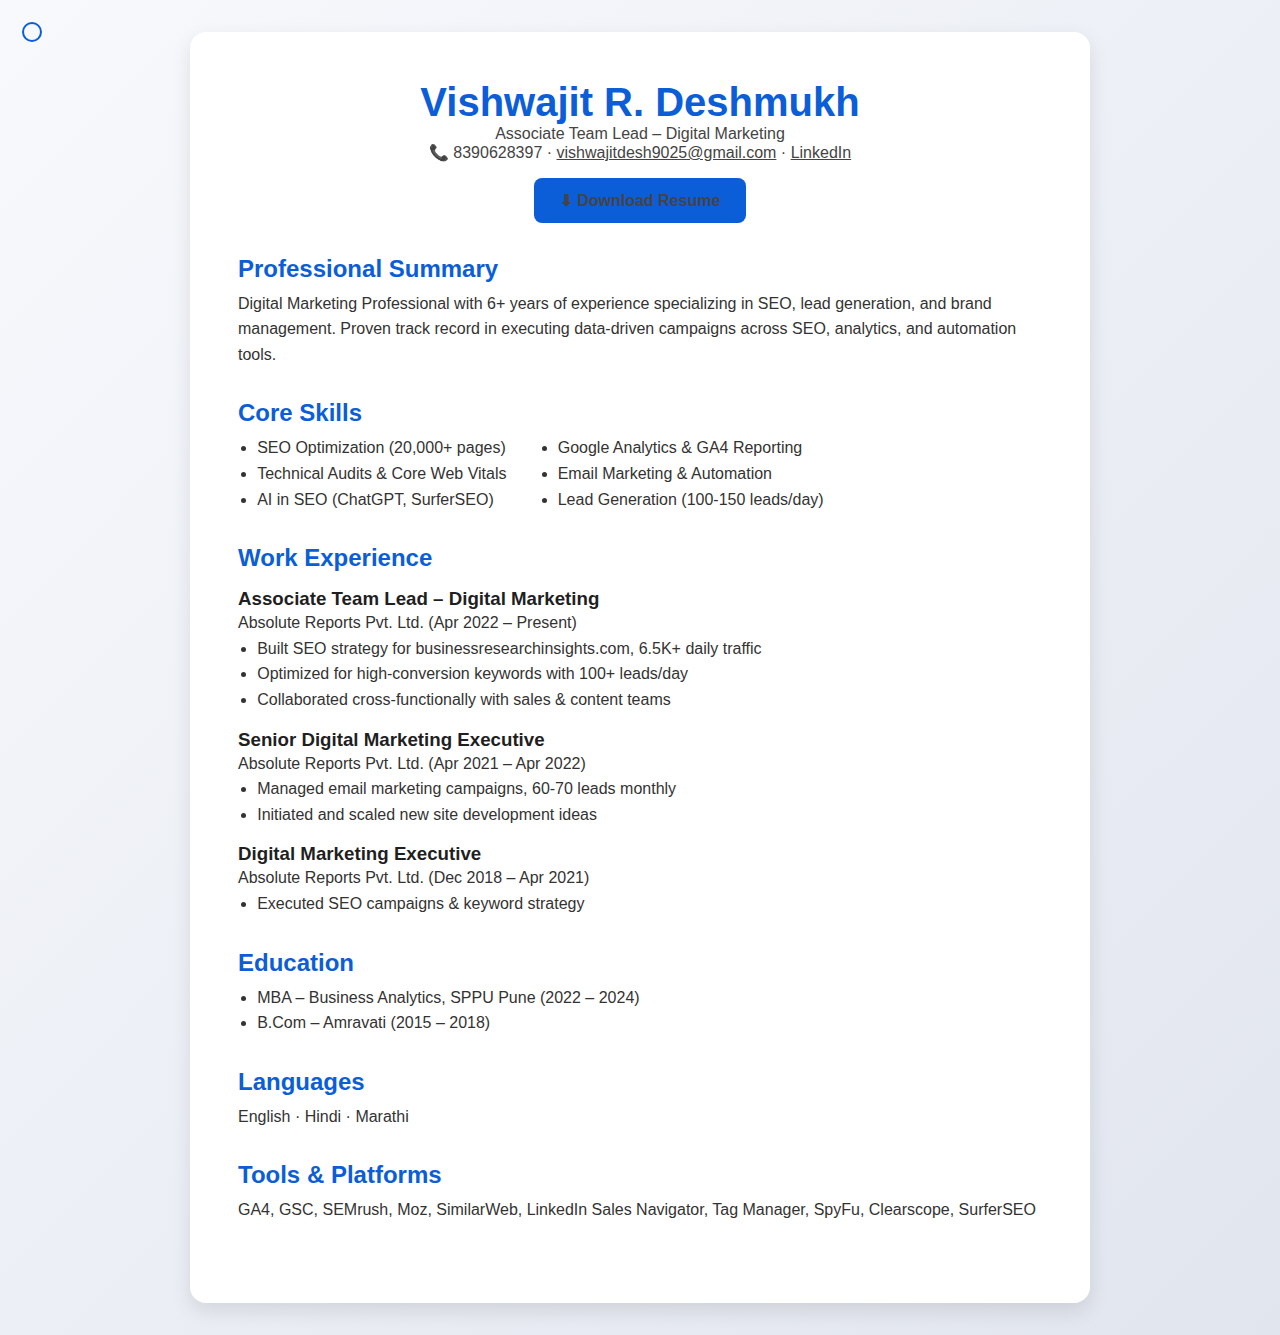
<file: index.html>
<!DOCTYPE html>
<html lang="en">
<head>
  <meta charset="UTF-8" />
  <meta name="viewport" content="width=device-width, initial-scale=1.0" />
  <title>Vishwajit R. Deshmukh - Digital Marketing Lead</title>
  <link rel="stylesheet" href="style.css" />
</head>
<body>
  <div class="cursor-effect"></div>
  <main class="resume-container">
    <section class="hero">
      <div class="intro-text">
        <h1>Vishwajit R. Deshmukh</h1>
        <p>Associate Team Lead – Digital Marketing</p>
        <p>
          📞 8390628397 ·
          <a href="mailto:vishwajitdesh9025@gmail.com">vishwajitdesh9025@gmail.com</a> ·
          <a href="https://www.linkedin.com/in/vishwajit-deshmukh" target="_blank">LinkedIn</a>
        </p>
        <a href="Resume.pdf" class="download-btn" download>⬇ Download Resume</a>
      </div>
    </section>

    <section class="section">
      <h2>Professional Summary</h2>
      <p>Digital Marketing Professional with 6+ years of experience specializing in SEO, lead generation, and brand management. Proven track record in executing data-driven campaigns across SEO, analytics, and automation tools.</p>
    </section>

    <section class="section">
      <h2>Core Skills</h2>
      <div class="grid">
        <ul>
          <li>SEO Optimization (20,000+ pages)</li>
          <li>Technical Audits & Core Web Vitals</li>
          <li>AI in SEO (ChatGPT, SurferSEO)</li>
        </ul>
        <ul>
          <li>Google Analytics & GA4 Reporting</li>
          <li>Email Marketing & Automation</li>
          <li>Lead Generation (100-150 leads/day)</li>
        </ul>
      </div>
    </section>

    <section class="section">
      <h2>Work Experience</h2>
      <div class="job">
        <h3>Associate Team Lead – Digital Marketing</h3>
        <p>Absolute Reports Pvt. Ltd. (Apr 2022 – Present)</p>
        <ul>
          <li>Built SEO strategy for businessresearchinsights.com, 6.5K+ daily traffic</li>
          <li>Optimized for high-conversion keywords with 100+ leads/day</li>
          <li>Collaborated cross-functionally with sales & content teams</li>
        </ul>
      </div>
      <div class="job">
        <h3>Senior Digital Marketing Executive</h3>
        <p>Absolute Reports Pvt. Ltd. (Apr 2021 – Apr 2022)</p>
        <ul>
          <li>Managed email marketing campaigns, 60-70 leads monthly</li>
          <li>Initiated and scaled new site development ideas</li>
        </ul>
      </div>
      <div class="job">
        <h3>Digital Marketing Executive</h3>
        <p>Absolute Reports Pvt. Ltd. (Dec 2018 – Apr 2021)</p>
        <ul>
          <li>Executed SEO campaigns & keyword strategy</li>
        </ul>
      </div>
    </section>

    <section class="section">
      <h2>Education</h2>
      <ul>
        <li>MBA – Business Analytics, SPPU Pune (2022 – 2024)</li>
        <li>B.Com – Amravati (2015 – 2018)</li>
      </ul>
    </section>

    <section class="section">
      <h2>Languages</h2>
      <p>English · Hindi · Marathi</p>
    </section>

    <section class="section">
      <h2>Tools & Platforms</h2>
      <p>GA4, GSC, SEMrush, Moz, SimilarWeb, LinkedIn Sales Navigator, Tag Manager, SpyFu, Clearscope, SurferSEO</p>
    </section>
  </main>

  <script>
    const cursor = document.querySelector('.cursor-effect');
    document.addEventListener('mousemove', (e) => {
      cursor.style.left = e.clientX + 'px';
      cursor.style.top = e.clientY + 'px';
    });
  </script>
</body>
</html>
</file>
<file: style.css>
* {
  margin: 0;
  padding: 0;
  box-sizing: border-box;
}
body {
  font-family: 'Segoe UI', Tahoma, Geneva, Verdana, sans-serif;
  background: linear-gradient(135deg, #f7f9fc, #e1e5ee);
  color: #1f1f1f;
  padding: 2rem;
  position: relative;
  cursor: none;
}
.cursor-effect {
  width: 20px;
  height: 20px;
  border: 2px solid #0b5ed7;
  border-radius: 50%;
  position: fixed;
  pointer-events: none;
  transform: translate(-50%, -50%);
  z-index: 1000;
  transition: all 0.05s ease-out;
}
.resume-container {
  max-width: 900px;
  margin: auto;
  background-color: #fff;
  box-shadow: 0 8px 20px rgba(0, 0, 0, 0.1);
  border-radius: 16px;
  padding: 3rem;
  position: relative;
  z-index: 1;
}
.hero {
  text-align: center;
  margin-bottom: 2rem;
}
.hero h1 {
  font-size: 2.5rem;
  color: #0b5ed7;
}
.hero p, .hero a {
  font-size: 1rem;
  color: #444;
}
.download-btn {
  display: inline-block;
  margin-top: 1rem;
  padding: 0.8rem 1.6rem;
  background-color: #0b5ed7;
  color: white;
  border-radius: 8px;
  text-decoration: none;
  font-weight: bold;
  transition: background 0.3s ease, transform 0.2s;
}
.download-btn:hover {
  background-color: #073e9b;
  transform: scale(1.05);
}
.section {
  margin-bottom: 2rem;
}
.section h2 {
  font-size: 1.5rem;
  color: #0b5ed7;
  margin-bottom: 0.5rem;
}
.section p, .section ul, .section li {
  font-size: 1rem;
  color: #333;
  line-height: 1.6;
}
.section ul {
  padding-left: 1.2rem;
}
.grid {
  display: flex;
  gap: 2rem;
}
.job {
  margin-top: 1rem;
}
@media screen and (max-width: 768px) {
  .resume-container {
    padding: 2rem;
  }
  .hero h1 {
    font-size: 2rem;
  }
  .download-btn {
    width: 100%;
    text-align: center;
  }
}
</file>
